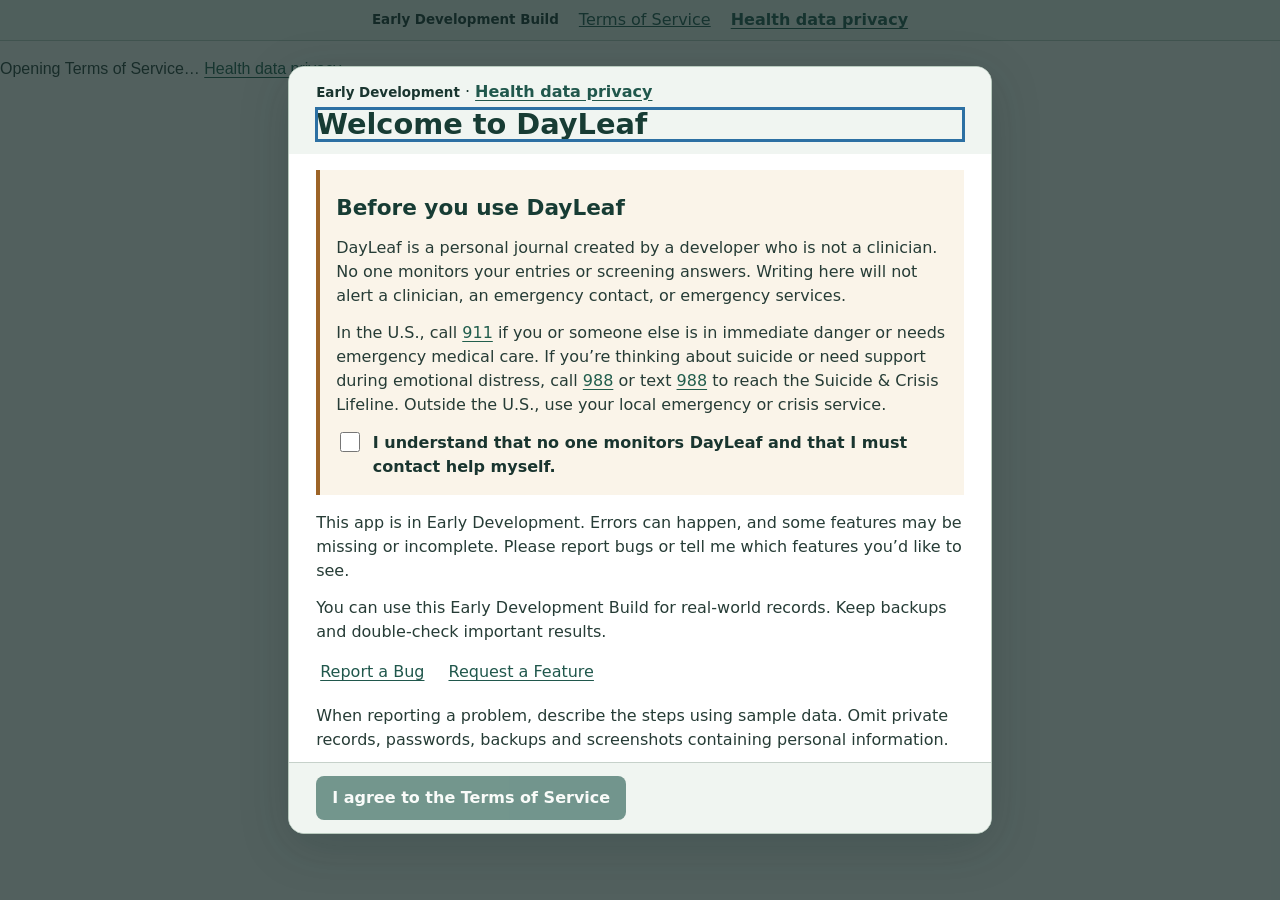
<file: index.html>
<!doctype html>
<html lang="en"><head><meta charset="utf-8"><meta name="viewport" content="width=device-width, initial-scale=1, viewport-fit=cover"><meta name="theme-color" content="#f6f8f4"><meta name="apple-mobile-web-app-capable" content="yes"><meta name="apple-mobile-web-app-title" content="Dayleaf"><meta name="referrer" content="no-referrer"><meta http-equiv="Content-Security-Policy" content="default-src 'self'; script-src 'self'; style-src 'self' 'unsafe-inline'; font-src 'self'; img-src 'self' data: blob:; connect-src 'self'; object-src 'self' blob:; frame-src 'self' blob:; base-uri 'none'; form-action 'none'">
<title>Dayleaf · Personal journal</title><link rel="manifest" href="./manifest.webmanifest"><link rel="icon" href="./assets/icon-192.png"><link rel="apple-touch-icon" href="./assets/touch.png">
<link rel="stylesheet" href="./style.css"><link rel="stylesheet" href="./daily.css"><link rel="stylesheet" href="./assess.css"><link rel="stylesheet" href="./review.css">
<link rel="stylesheet" href="./terms.css"><script type="module" src="./terms-entry.mjs"></script>
</head><body class="vault-locked">
<p id="terms-loading">Opening Terms of Service… <a class="privacy-link" href="./privacy.html" target="_blank" rel="noopener noreferrer">Health data privacy</a></p><noscript>Enable JavaScript to open this app.</noscript>
<template id="application-template" data-entry="./app.js"><a class="skip" href="#content">Skip to journal</a>
<main id="vault"><div class="vault-wrap"><h1>Dayleaf</h1><p>Opening your vault…</p><p>For first-time setup, open the app’s HTTPS address in Safari on iPhone or Chrome on Android.</p></div></main>
<div id="privacy-cover" aria-hidden="true">Dayleaf</div>
<aside id="rail" aria-label="Journal navigation"></aside>
<div id="layout"><header id="top"><div id="breadcrumb"></div><div class="row vault-actions"><button class="btn safety-button" data-safety></button><button class="btn safety-button" data-lock-now>Lock now</button></div></header>
<main id="main"><div id="failure" class="notice warning" role="alert" hidden></div><div id="page-head"></div><div id="metrics"></div>
<div id="content" tabindex="-1" spellcheck="false" autocorrect="off"></div>
<footer id="foot"></footer></main></div>
<nav id="mobile-nav" aria-label="Quick navigation"></nav>
<dialog id="dialog"><div id="dialog-body"></div></dialog><div id="toast" role="status"></div><noscript>Dayleaf needs JavaScript to save entries on this device.</noscript>
</template>
</body></html>
</file>
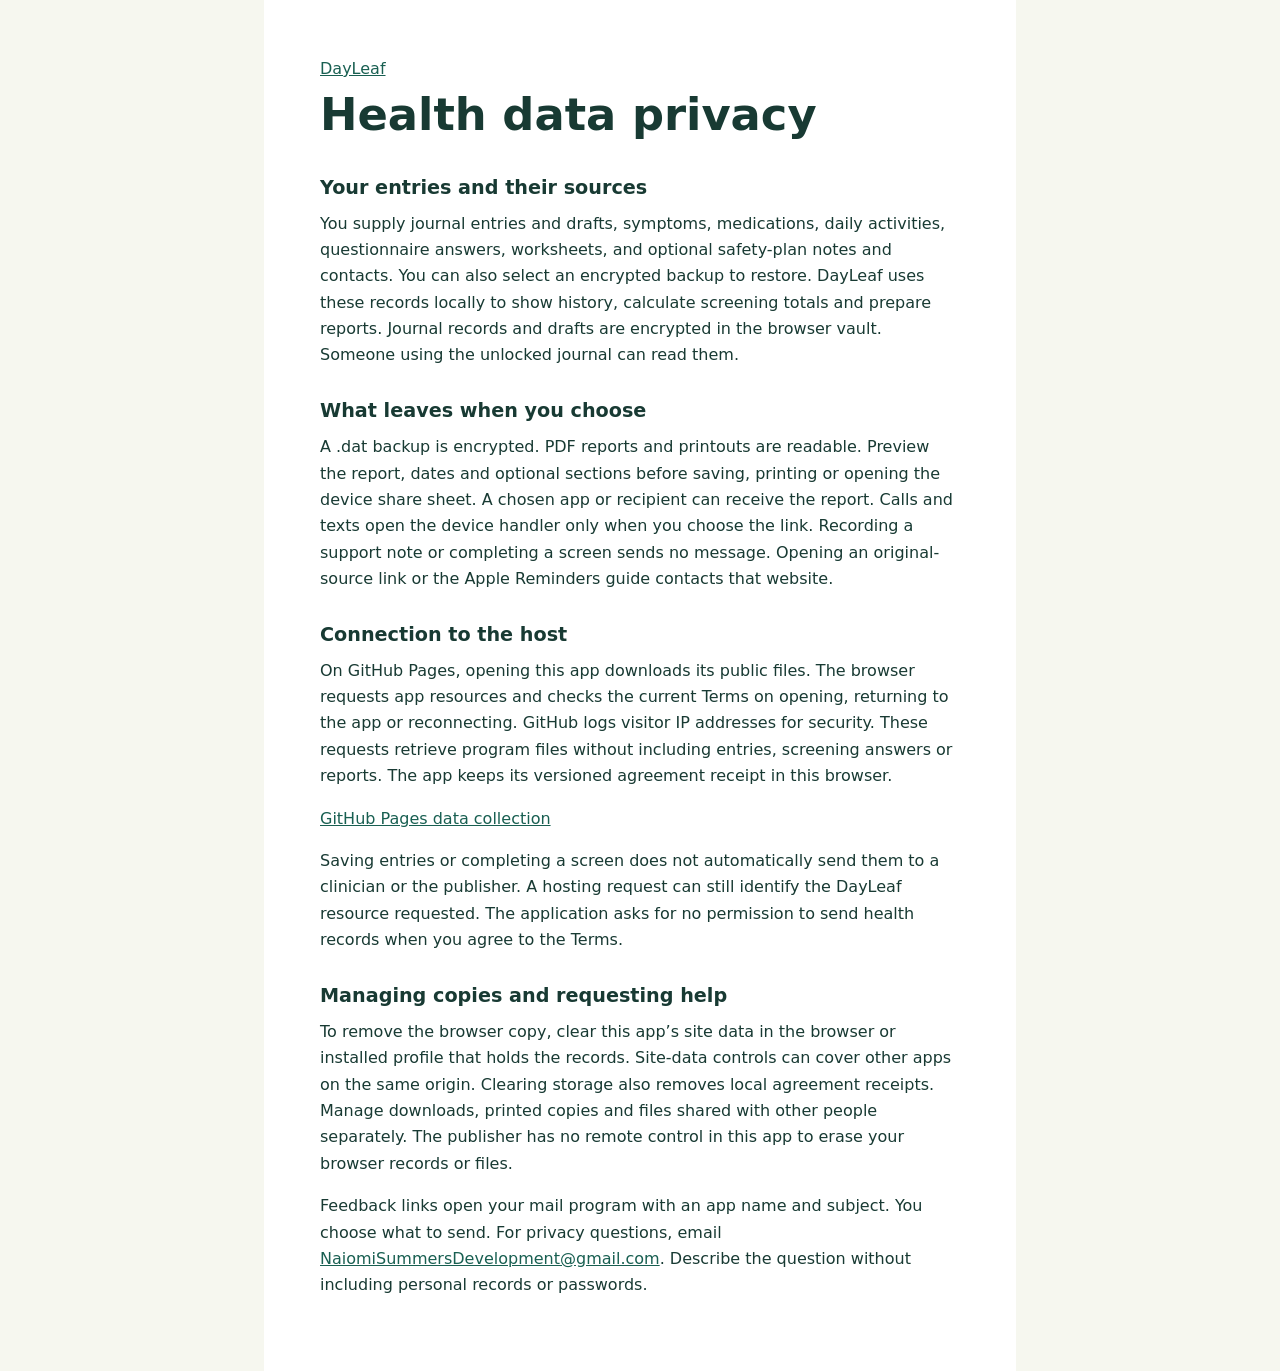
<file: privacy.html>
<!doctype html>
<html lang="en"><head><meta charset="utf-8"><meta name="viewport" content="width=device-width,initial-scale=1">
<meta name="referrer" content="no-referrer"><meta http-equiv="Content-Security-Policy" content="default-src 'none'; style-src 'self'; img-src 'self'; base-uri 'none'; form-action 'none'">
<link rel="icon" href="./assets/icon-192.png"><link rel="stylesheet" href="privacy.css"><title>DayLeaf · Health data privacy</title></head>
<body><main><a href="./">DayLeaf</a><h1>Health data privacy</h1>
<h2>Your entries and their sources</h2><p>You supply journal entries and drafts, symptoms, medications, daily activities, questionnaire answers, worksheets, and optional safety-plan notes and contacts. You can also select an encrypted backup to restore. DayLeaf uses these records locally to show history, calculate screening totals and prepare reports. Journal records and drafts are encrypted in the browser vault. Someone using the unlocked journal can read them.</p>
<h2>What leaves when you choose</h2><p>A .dat backup is encrypted. PDF reports and printouts are readable. Preview the report, dates and optional sections before saving, printing or opening the device share sheet. A chosen app or recipient can receive the report. Calls and texts open the device handler only when you choose the link. Recording a support note or completing a screen sends no message. Opening an original-source link or the Apple Reminders guide contacts that website.</p>
<h2>Connection to the host</h2><p>On GitHub Pages, opening this app downloads its public files. The browser requests app resources and checks the current Terms on opening, returning to the app or reconnecting. GitHub logs visitor IP addresses for security. These requests retrieve program files without including entries, screening answers or reports. The app keeps its versioned agreement receipt in this browser.</p><p><a href="https://docs.github.com/en/pages/getting-started-with-github-pages/what-is-github-pages#data-collection" rel="noreferrer">GitHub Pages data collection</a></p><p>Saving entries or completing a screen does not automatically send them to a clinician or the publisher. A hosting request can still identify the DayLeaf resource requested. The application asks for no permission to send health records when you agree to the Terms.</p>
<h2>Managing copies and requesting help</h2><p>To remove the browser copy, clear this app’s site data in the browser or installed profile that holds the records. Site-data controls can cover other apps on the same origin. Clearing storage also removes local agreement receipts. Manage downloads, printed copies and files shared with other people separately. The publisher has no remote control in this app to erase your browser records or files.</p>
<p>Feedback links open your mail program with an app name and subject. You choose what to send. For privacy questions, email <a href="mailto:NaiomiSummersDevelopment@gmail.com">NaiomiSummersDevelopment@gmail.com</a>. Describe the question without including personal records or passwords.</p></main></body></html>
</file>
<file: style.css>
:root {
  color-scheme:light;
  --ink:#203a33;
  --text:#283d37;
  --muted:#5c6c65;
  --green:#225e4d;
  --line:#d9e1d8;
  --bg:#f6f8f4;
  --rail:230px;
  --radius:16px;
  font-family:Inter,-apple-system,BlinkMacSystemFont,"Segoe UI",Arial,sans-serif;
  color:var(--text);
  background:var(--bg);
  font-size:16px;
  font-synthesis:none;
}

/* The shell stays hidden from first paint until an authenticated unlock. */
#vault, #privacy-cover { display: none; }
.vault-locked #vault { display: block; padding: max(28px, 7vh) 16px 32px; }
.vault-locked :is(#layout, #rail, #mobile-nav, #toast, .skip) { display: none !important; }
.vault-wrap { width: min(100%, 440px); margin: 0 auto; }
.vault-wrap .vault-brand { justify-content: center; padding: 0 0 24px; }
.vault-wrap .vault-card { overflow: hidden; padding: 0; }
.vault-landscape { height: 82px; background: #e5eee1 url('./assets/hills.webp') right 55% / cover no-repeat; }
.vault-inner { padding: 24px; }
.vault-inner h1 { margin: 0 0 10px; font-size: 1.75rem; letter-spacing: -.045em; }
.vault-inner p { margin: 0 0 18px; }
.vault-inner .vault-message { margin: 0; color: #70482d; }
.vault-message:empty { display: none; }
.vault-inner .vault-move-note { margin: 16px 0 0; font-size: .86rem; }
.vault-offline { display: flex; align-items: center; justify-content: center; gap: 9px; margin: 18px 0; color: var(--muted); font-size: .86rem; }
@media screen {
  .privacy-covered > :not(#privacy-cover) { visibility: hidden !important; }
  .privacy-covered dialog { visibility: hidden !important; }
  .privacy-covered #privacy-cover { display: grid; position: fixed; inset: 0; place-items: center; z-index: 1000; background: var(--bg); color: var(--green); font-size: 1.5rem; font-weight: 640; }
}
@media (max-width: 440px) {
  #top .vault-actions { flex-wrap: nowrap; gap: 5px; }
  .vault-actions .safety-button { padding-inline: 8px; }
  .vault-inner { padding: 20px; }
}
@media print {
  #privacy-cover, #vault { display: none !important; }
}

* {
  box-sizing:border-box;
}

body {
  margin:0;
}

button,input,select,textarea {
  font:inherit;
  color:inherit;
}

button,a,summary {
  touch-action:manipulation;
}

button,summary,select {
  cursor:pointer;
}

button {
  border:0;
}

a {
  color:var(--green);
  text-underline-offset:3px;
}

h1,h2,h3,h4,p {
  overflow-wrap:break-word;
}

h1,h2,h3,h4 {
  line-height:1.2;
  color:var(--ink);
}

h2 {
  font-size:1.36rem;
  letter-spacing:-.035em;
  margin:0 0 10px;
}

h3 {
  font-size:1.08rem;
  letter-spacing:-.02em;
}

p {
  line-height:1.5;
}

button:focus-visible,a:focus-visible,summary:focus-visible,input:focus-visible,textarea:focus-visible,select:focus-visible {
  outline:3px solid #82712b;
  outline-offset:3px;
}

button:disabled {
  cursor:default;
  opacity:.55;
}

[hidden] {
  display:none!important;
}

.icon {
  flex:none;
  vertical-align:middle;
}

.skip {
  position:fixed;
  z-index:100;
  left:10px;
  top:-100px;
  background:white;
  padding:14px;
}

.skip:focus {
  top:10px;
}

#rail {
  position:fixed;
  inset:0 auto 0 0;
  width:var(--rail);
  display:flex;
  flex-direction:column;
  padding:29px 17px 20px;
  background:#fcfdfb;
  border-right:1px solid var(--line);
  z-index:5;
  overflow-y:auto;
}

.brand {
  display:flex;
  align-items:center;
  gap:12px;
  padding:0 10px 31px;
}

.brand strong {
  display:block;
  font-size:1.68rem;
  letter-spacing:-.055em;
  line-height:1.18;
  color:#23493c;
  font-weight:720;
}

.brand small {
  font-size:.78rem;
  color:var(--muted);
}

.nav-group {
  display:block;
  padding:15px 13px 9px;
  font-size:.66rem;
  letter-spacing:.13em;
  font-weight:750;
  color:#68796f;
  text-transform:uppercase;
}

.nav-list {
  display:grid;
  gap:5px;
}

.nav-list + .nav-group {
  margin-top:17px;
}

.nav-link {
  display:flex;
  align-items:center;
  gap:13px;
  width:100%;
  min-height:46px;
  padding:11px 15px;
  background:transparent;
  text-decoration:none;
  color:#45574d;
  text-align:left;
  border-radius:10px;
  font-weight:550;
  font-size:.93rem;
}

.nav-link:hover,.safety-button:hover {
  background:#eef3eb;
}

.nav-link.active {
  background:#dfecdf;
  color:#1a503c;
  font-weight:700;
}

.nav-link.active .icon {
  stroke-width:2;
}

.rail-bottom {
  margin-top:auto;
  padding-top:35px;
}

.offline-box {
  margin:17px 4px 0;
  padding:15px 11px 0;
  border-top:1px solid var(--line);
  display:flex;
  align-items:center;
  gap:9px;
  font-size:.82rem;
  color:var(--muted);
}

.status-dot {
  width:8px;
  height:8px;
  border-radius:50%;
  background:#aaa278;
  flex:none;
}

.status-dot.ready {
  background:#4c8267;
}

#layout {
  margin-left:var(--rail);
}

#top {
  height:66px;
  border-bottom:1px solid var(--line);
  background:#fcfdfb;
  display:flex;
  align-items:center;
  justify-content:space-between;
  padding:0 clamp(22px,3.6vw,64px);
  gap:10px;
}

#breadcrumb,.crumb,.mobile-brand {
  display:flex;
  align-items:center;
  gap:10px;
}

.crumb {
  font-size:.87rem;
  color:var(--muted);
}

.crumb strong {
  color:#2c4438;
  font-weight:620;
}

.crumb .divider {
  color:#849389;
}

.mobile-brand {
  display:none;
}

.safety-button {
  background:#f6f9f3;
  color:#315746;
  border:1px solid #d7e1d5!important;
  font-size:.85rem!important;
  min-height:39px!important;
}

#main {
  max-width:1540px;
  margin:0 auto;
  padding:26px clamp(22px,3.6vw,64px) 20px;
}

#content {
  min-width:0;
  outline:none;
}

#content>* {
  min-width:0;
}

.hero {
  background-color:#e1ecdd;
  background-image:url("./assets/hills.webp");
  background-size:auto 135%;
  background-position:right 46%;
  background-repeat:no-repeat;
  position:relative;
  isolation:isolate;
  overflow:hidden;
  display:flex;
  flex-direction:column;
  align-items:flex-start;
  justify-content:center;
  min-height:180px;
  padding:22px 32px;
  border-radius:18px;
  border:1px solid #d4dece;
}

.hero:before {
  content:"";
  position:absolute;
  z-index:-1;
  inset:0;
  background:linear-gradient(90deg,#e5eee1 0%,rgba(229,238,225,.92) 25%,rgba(229,238,225,0) 58%);
}

.hero h1,.screen-heading h1 {
  font-size:clamp(2rem,3.4vw,3.3rem);
  letter-spacing:-.063em;
  line-height:1.07;
  font-weight:660;
  margin:11px 0 7px;
  color:#1b4436;
}

.hero p {
  margin:0;
  max-width:62%;
  color:#3e584a;
  font-size:.98rem;
}

.hero-date {
  display:flex;
  align-items:center;
  gap:8px;
  font-weight:680;
  font-size:.72rem;
  letter-spacing:.095em;
  text-transform:uppercase;
  color:#395c47;
  background:transparent;
  min-height:32px;
  padding:0;
  text-align:left;
}

.hero-date svg:last-child {
  width:10px;
  transform:rotate(90deg);
}

#metrics:not(:empty) {
  display:grid;
  grid-template-columns:repeat(3,minmax(0,1fr));
  gap:14px;
  margin:17px 0 23px;
}

.metric {
  background:white;
  border:1px solid var(--line);
  border-radius:13px;
  padding:16px 17px;
  display:flex;
  align-items:center;
  gap:13px;
  text-align:left;
  min-height:82px;
  min-width:0;
}

.metric.button:hover {
  border-color:#a8bcac;
}

.tile-icon {
  display:grid;
  place-items:center;
  width:42px;
  height:42px;
  border-radius:12px;
  flex:none;
  background:#e8f1e5;
  color:#447452;
}

.tile-icon.ochre {
  background:#fbf1d8;
  color:#8a6d2c;
}

.tile-icon.mauve {
  background:#efecf6;
  color:#726382;
}

.metric .label {
  display:block;
  font-size:.79rem;
  color:var(--muted);
  margin-bottom:4px;
}

.metric b {
  font-size:1.04rem;
  line-height:1.2;
  letter-spacing:-.026em;
  color:#294639;
}

.metric>.icon {
  margin-left:auto;
  color:#7a8a7d;
}

.screen-heading {
  padding:7px 0 21px;
}

.screen-heading h1 {
  font-size:2.45rem;
  margin:0 0 8px;
}

.screen-heading p {
  margin:0;
  color:var(--muted);
}

.screen-heading .hero-date {
  margin-bottom:6px;
}

.card {
  padding:23px 25px;
  border:1px solid var(--line);
  border-radius:var(--radius);
  background:white;
}

.card+.card {
  margin-top:17px;
}

.muted {
  color:var(--muted);
}

.card-head {
  display:flex;
  align-items:flex-start;
  gap:14px;
  justify-content:space-between;
}

.eyebrow {
  font-weight:700;
  font-size:.73rem;
  letter-spacing:.09em;
  color:var(--muted);
  text-transform:uppercase;
}

.btn {
  font-weight:620;
  font-size:.93rem;
  display:inline-flex;
  justify-content:center;
  align-items:center;
  gap:9px;
  min-height:44px;
  padding:9px 15px;
  border:1px solid var(--line);
  border-radius:9px;
  text-decoration:none;
  background:white;
  color:#2c5544;
}

.btn.primary {
  background:#285f4d;
  color:white;
  border-color:#285f4d;
}

.btn.secondary {
  background:#f8faf6;
}

.btn:hover {
  filter:brightness(.975);
}

.field {
  display:grid;
  gap:7px;
  min-width:0;
  align-content:start;
}

.field>span,.field>label {
  font-weight:580;
  font-size:.9rem;
}

input:not([type=checkbox]):not([type=radio]),select,textarea {
  border:1px solid #bdcbbf;
  border-radius:8px;
  padding:10px 12px;
  min-height:45px;
  max-width:100%;
  background-color:#fff;
}

select {
  appearance:none;
  padding-right:34px;
  background-image:url("data:image/svg+xml,%3Csvg xmlns='http://www.w3.org/2000/svg' width='12' height='7'%3E%3Cpath d='m1 1 5 5 5-5' fill='none' stroke='%2344594d' stroke-width='1.6'/%3E%3C/svg%3E");
  background-repeat:no-repeat;
  background-position:right 12px center;
}

textarea {
  resize:vertical;
  min-height:85px;
  line-height:1.45;
}

.grid-2 {
  display:grid;
  grid-template-columns:repeat(2,minmax(0,1fr));
  gap:16px;
}

.row {
  display:flex;
  align-items:center;
  gap:10px;
  flex-wrap:wrap;
}

.stack {
  display:grid;
  gap:15px;
}

.section-title {
  font-size:1.15rem;
}

.pill {
  display:inline-flex;
  align-items:center;
  padding:4px 9px;
  background:#eaf2e9;
  border-radius:20px;
  font-size:.8rem;
  color:#416854;
}

.notice {
  padding:12px 15px;
  line-height:1.5;
  border:1px solid #dce6d9;
  border-radius:10px;
  background:#f2f7ee;
}

.notice.warning {
  background:#fff4dc;
  border-color:#e9cf9c;
  color:#694e26;
}

#failure {
  margin-bottom:14px;
}

#foot {
  display:flex;
  align-items:center;
  justify-content:center;
  gap:7px;
  font-size:.77rem;
  color:#617268;
  margin:26px 0 8px;
  text-align:center;
}

dialog {
  border:1px solid var(--line);
  border-radius:18px;
  padding:23px;
  width:min(510px,calc(100% - 30px));
  max-height:85dvh;
  box-shadow:0 18px 80px #17332830;
  color:var(--text);
}

dialog::backdrop {
  background:#1a332f66;
}

.dialog-header {
  display:flex;
  align-items:center;
  justify-content:space-between;
  gap:8px;
  margin-bottom:10px;
}

.dialog-header h2 {
  margin:0;
}

.icon-btn {
  display:grid;
  place-items:center;
  width:42px;
  height:42px;
  background:#f0f5ee;
  border-radius:50%;
}

.lines {
  white-space:pre-wrap;
  overflow-wrap:anywhere;
}

.support-contact {
  display:flex;
  align-items:center;
  gap:12px;
  padding:10px 0;
}

.settings-grid .card {
  margin:0;
}

.settings-grid {
  display:grid;
  gap:17px;
}

.settings-grid .card>p {
  margin:5px 0 18px;
}

.backup-form {
  margin-top:15px;
}

.backup-form summary {
  font-weight:620;
  padding:14px 0;
  min-height:46px;
}

.backup-form~.backup-form {
  border-top:1px solid var(--line);
}

#toast {
  position:fixed;
  bottom:20px;
  left:calc(50% + var(--rail)/2);
  transform:translateX(-50%);
  z-index:8;
  max-width:min(600px,90%);
  background:#204e3e;
  color:white;
  border-radius:10px;
  font-size:.89rem;
  line-height:1.35;
  padding:12px 18px;
  box-shadow:0 2px 14px #16392b25;
}

#toast:empty {
  display:none;
}

#mobile-nav {
  display:none;
}

.settings-grid input[type=file] {
  width:100%;
  font-size:.9rem;
}

.backup-result:empty {
  display:none;
}

@media(min-width:1600px) {
  .hero {
    min-height:210px;
  }
}

@media(max-width:1050px) {
  :root {
    --rail:203px;
  }
  #rail {
    padding-left:12px;
    padding-right:12px;
  }
  .metric {
    gap:10px;
    padding:13px 12px;
  }
  .tile-icon {
    width:36px;
    height:36px;
  }
  .metric>.icon {
    display:none;
  }
}

@media(max-width:790px) {
  :root {
    --rail:0px;
  }
  #rail {
    display:none;
  }
  #top {
    height:59px;
    padding:0 17px;
  }
  .crumb {
    display:none;
  }
  .mobile-brand {
    display:flex;
    font-weight:720;
    letter-spacing:-.045em;
    font-size:1.33rem;
  }
  .mobile-brand svg {
    width:30px;
    height:30px;
  }
  #main {
    padding:17px 16px calc(88px + env(safe-area-inset-bottom));
  }
  .hero {
    min-height:165px;
    padding:20px 22px;
    background-size:auto 112%;
  }
  .hero p {
    max-width:70%;
  }
  .hero:before {
    background:linear-gradient(90deg,#e5eee1 0%,rgba(229,238,225,.93) 30%,rgba(229,238,225,0) 80%);
  }
  .hero h1 {
    font-size:2.2rem;
  }
  .card {
    padding:18px;
  }
  .metric {
    min-height:72px;
  }
  .screen-heading h1 {
    font-size:2.1rem;
  }
  #mobile-nav {
    display:flex;
    position:fixed;
    z-index:4;
    bottom:0;
    left:0;
    right:0;
    background:#fcfdfb;
    border-top:1px solid var(--line);
    padding:5px 6px calc(5px + env(safe-area-inset-bottom));
    justify-content:space-around;
  }
  .mobile-tab {
    background:transparent;
    min-width:50px;
    min-height:50px;
    flex:1;
    display:flex;
    flex-direction:column;
    gap:4px;
    align-items:center;
    justify-content:center;
    color:#5b695e;
    font-size:.72rem;
    font-weight:550;
    border-radius:8px;
  }
  .mobile-tab.active {
    color:#1b573f;
    background:#eaf2e8;
  }
  .safety-button {
    min-height:40px!important;
  }
  #toast {
    bottom:calc(77px + env(safe-area-inset-bottom));
    width:max-content;
  }
  .grid-2 {
    grid-template-columns:1fr;
  }
}

@media(max-width:560px) {
  #metrics:not(:empty) {
    gap:7px;
    margin:11px 0 15px;
  }
  .metric {
    align-items:flex-start;
    min-height:79px;
    display:grid;
    grid-template-columns:1fr;
    align-content:start;
    gap:5px;
    padding:10px 9px;
    border-radius:11px;
  }
  .tile-icon {
    width:24px;
    height:24px;
    border-radius:7px;
  }
  .tile-icon svg {
    width:16px;
    height:16px;
  }
  .metric .label {
    font-size:.72rem;
    margin:0;
  }
  .metric b {
    font-size:.89rem;
  }
  .hero {
    min-height:143px;
    padding:16px 18px;
  }
  .hero p {
    max-width:75%;
    font-size:.87rem;
  }
  .hero h1 {
    margin:4px 0 7px;
    font-size:2rem;
  }
  .hero-date {
    font-size:.66rem;
  }
  .hero-date .icon {
    width:14px;
  }
  .daily-ratings .card-head p {
    font-size:.9rem;
  }
}

@media print {
  @page {
    size:auto;
    margin:15mm;
  }
  body,html,#main,#layout,#content {
    margin:0!important;
    padding:0!important;
    background:white!important;
    color:#111;
  }
  #rail,#top,#page-head,#metrics,#mobile-nav,#foot,#toast,dialog,.skip,#failure {
    display:none!important;
  }
  body:has(#print-report) #content *:not(#print-report):not(#print-report *):not(:has(#print-report)) {
    display:none!important;
  }
  #content :has(#print-report) {
    display:block!important;
    margin:0!important;
    padding:0!important;
    border:0!important;
    box-shadow:none!important;
  }
  #print-report {
    display:block!important;
    overflow:visible!important;
    box-shadow:none!important;
    margin:0!important;
    padding:0!important;
    border:none!important;
    color:#111;
  }
  #print-report h2,#print-report h3,#print-report h4 {
    break-after:avoid;
  }
  #print-report p,#print-report li {
    orphans:3;
    widows:3;
  }
  #print-report tr {
    break-inside:avoid;
  }
  #print-report table {
    width:100%;
  }
}
</file>
<file: daily.css>
.daily-editor, .medications-view { min-width: 0; }
.daily-editor .card-head, .medications-view .card-head {
  display: flex; align-items: flex-start; justify-content: space-between; gap: 16px;
}
.daily-editor h2, .medications-view h2, .daily-editor h3, .medications-view h3 { margin: 0; }
.daily-ratings .card-head p, .med-schedule .card-head p { margin: 5px 0 0; }
.daily-editor .rating-glyph, .daily-section-icon {
  display: inline-grid; place-items: center; flex-shrink: 0;
  width: 40px; height: 40px; border-radius: 12px; color: #426955; background: #edf3e9;
}
.daily-ratings { overflow: hidden; container-type: inline-size; }
.daily-ratings .card-head { margin-bottom: 19px; }
.daily-scale { min-width: 0; padding: 0; margin: 0; border: 0; }
.daily-scale + .daily-scale { margin-top: 20px; }
.daily-scale legend { padding: 0; margin-bottom: 9px; font-size: .95rem; font-weight: 650; }
.score-choices { display: grid; grid-template-columns: repeat(10,minmax(0,1fr)); gap: 7px; }
.daily-editor .score-choice {
  min-width: 0; min-height: 46px; padding: 0; border: 1px solid #cbd7cb; border-radius: 9px;
  background: #f8faf6; color: #314b41; font: inherit; font-weight: 600;
  font-variant-numeric: tabular-nums; cursor: pointer; touch-action: manipulation;
}
.daily-editor .score-choice[aria-pressed="true"] { color: white; border-color: #305844; background: #305844; box-shadow: inset 0 0 0 1px #305844; }
@media (hover: hover) {
  .daily-editor .score-choice:hover { border-color: #50795d; }
  .daily-section > summary:hover { background: #f7faf5; }
}
.scale-captions { display: flex; justify-content: space-between; gap: 8px; margin-top: 6px; font-size: .75rem; color: #58665c; }
.daily-sections-heading, .daily-subhead, .daily-save, .dose-line { display: flex; gap: 12px; align-items: center; justify-content: space-between; }
.daily-sections-heading { margin: 25px 0 12px; }
.daily-sections-heading > .muted { font-size: .8rem; }
.daily-sections {
  background: white; border: 1px solid #d9e1d5; border-radius: 16px; overflow: clip;
}
.daily-section + .daily-section { border-top: 1px solid #e2e8e0; }
.daily-section > summary {
  list-style: none; display: flex; align-items: center; gap: 13px; min-height: 72px;
  padding: 15px 21px; cursor: pointer;
}
.daily-section > summary::-webkit-details-marker { display: none; }
.daily-section:nth-child(3n + 1) .daily-section-icon { background: #edf0f6; color: #596381; }
.daily-section:nth-child(3n) .daily-section-icon { background: #f8f1e3; color: #8b7044; }
.daily-section-heading, .dose-line > div, .med-plan > div { display: grid; gap: 3px; min-width: 0; }
.daily-section-heading strong, .daily-save strong, .dose-line strong, .med-plan strong { font-weight: 650; }
.daily-section-heading small, .daily-save small, .dose-line small, .med-plan small, .med-history small {
  display: block; font-size: .82rem; color: #58665c; overflow-wrap: anywhere;
}
.daily-chevron { margin: 0 4px 4px auto; flex-shrink: 0; width: 8px; height: 8px; border: solid #6b7d70; border-width: 0 1.6px 1.6px 0; transform: rotate(45deg); }
.daily-section[open] .daily-chevron { transform: rotate(225deg); margin-top: 5px; }
.daily-section-content { display: grid; gap: 16px; padding: 0 23px 23px; }
.daily-section-content > .muted { margin: 0; }
.daily-section-content [hidden], .daily-editor [hidden] { display: none !important; }
.daily-editor input, .daily-editor select, .daily-editor textarea, .medications-view input, .medications-view select, .medications-view textarea {
  min-width: 0; max-width: 100%; box-sizing: border-box;
}
.daily-editor .field, .medications-view .field { min-width: 0; }
.daily-editor .field > :is(input,select,textarea), .medications-view .field > :is(input,select,textarea) { width: 100%; min-height: 44px; }
.daily-editor .grid-2, .medications-view .grid-2 { display: grid; grid-template-columns: repeat(2,minmax(0,1fr)); gap: 14px; }
.daily-editor [data-bed-summary]:empty { display: none; }
.bed-calculation { display: flex; align-items: center; justify-content: space-between; flex-wrap: wrap; gap: 4px 12px; padding: 2px 12px; background: #f1f6ed; border-radius: 8px; }
.daily-link {
  color: #315e46; font: inherit; font-size: .88rem; font-weight: 600;
  padding: 8px 2px; min-height: 44px; background: transparent; border: none; text-decoration: underline;
  text-underline-offset: 3px; cursor: pointer; text-align: left;
}
.activity-list, .substance-row { display: grid; gap: 14px; }
.activity-item, .dose-row, .prn-row { border: 1px solid #dfe5dc; border-radius: 10px; padding: 14px; min-width: 0; }
.daily-subdetails > summary { cursor: pointer; padding: 10px 0; min-height: 44px; color: #45614f; font-size: .87rem; }
.daily-subdetails > .grid-2 { margin-top: 5px; }
.dose-row + .dose-row, .prn-row + .prn-row { margin-top: 12px; }
.dose-line > .field { min-width: 140px; }
.dose-line strong, .med-plan strong, .med-history strong { overflow-wrap: anywhere; }
.prn-row legend, .med-weekdays legend { padding: 0 3px; font-weight: 600; }
.daily-section-content > [data-add-prn], .daily-section-content > [data-add-doses] { justify-self: start; }
.daily-section-content > [data-prns]:empty { display: none; }
.daily-save {
  margin-top: 18px; padding: 16px 20px; border-radius: 14px; border: 1px solid #d8e2d5; background: #f0f5ec;
}
.daily-save small { margin-top: 4px; }
.daily-editor [data-cssrs-host]:not(:empty) { margin-top: 18px; }
.daily-warning, .med-form-error { color: #844523; font-size: .9rem; }
.med-form-error:empty { display: none; }
.med-plan { display: flex; align-items: center; gap: 12px; padding: 17px 0; border-top: 1px solid #e2e8de; }
.med-plan .btn { margin-left: auto; }
.med-plan:last-child { padding-bottom: 0; }
.med-plan .daily-section-icon { background: #f8f1e3; color: #8b7044; }
.med-empty { padding: 14px; border-radius: 10px; background: #f5f7f2; color: #59675c; font-size: .93rem; }
.med-form { margin-top: 16px; border-top: 1px solid #dde6d9; padding-top: 18px; }
.med-weekdays { min-width: 0; padding: 0; margin: 0; border: none; }
.med-weekdays legend { padding: 0; font-size: .92rem; }
.med-weekdays > div { display: flex; flex-wrap: wrap; gap: 8px; margin-top: 8px; }
.med-weekdays label { display: flex; gap: 6px; align-items: center; min-height: 44px; padding: 4px 10px; border: 1px solid #dce4d7; background: #fafbf8; border-radius: 9px; font-size: .88rem; }
.med-weekdays input { width: 17px; height: 17px; accent-color: #365b43; }
.med-history { margin: 0; padding: 0; list-style: none; }
.med-history li { display: flex; flex-wrap: wrap; align-items: center; gap: 5px 18px; padding: 14px 0; border-top: 1px solid #e2e8de; }
.med-history-date { color: #58665c; font-size: .86rem; }
.med-history small { margin-top: 4px; }
.med-history p { margin: 4px 0; white-space: pre-wrap; overflow-wrap: anywhere; }
.med-history .daily-link { margin-left: auto; }
.reminder-steps { margin: 0; padding-left: 1.3em; }
.reminder-steps li + li { margin-top: 8px; }
@media (max-width: 770px) {
  .score-choices { grid-template-columns: repeat(5,minmax(0,1fr)); }
}
@container (max-width: 525px) {
  .score-choices { grid-template-columns: repeat(5,minmax(0,1fr)); }
}
@media (max-width: 620px) {
  .daily-section-content { padding: 0 14px 18px; }
  .daily-section > summary { padding: 13px 15px; }
  .daily-subhead, .daily-save, .medications-view .card-head { flex-wrap: wrap; }
  .daily-editor .grid-2, .medications-view .grid-2 { grid-template-columns: minmax(0,1fr); }
  .daily-save .btn { width: 100%; }
  .dose-line, .med-plan { flex-wrap: wrap; }
  .medications-view .med-plan .btn { margin-left: 0; }
  .med-history li { align-items: flex-start; flex-direction: column; }
  .med-history .daily-link { margin-left: 0; }
  .daily-editor input, .daily-editor select, .daily-editor textarea, .medications-view input, .medications-view select, .medications-view textarea { font-size: 16px; }
}
</file>
<file: assess.css>
.assess-weekly, .assess-cssrs { min-width: 0; }
.assess-weekly [hidden], .assess-cssrs [hidden] { display: none !important; }
.assess-summary {
  display: flex;
  align-items: center;
  justify-content: space-between;
  flex-wrap: wrap;
  gap: .8rem;
  cursor: pointer;
  min-height: 54px;
}
.assess-summary::-webkit-details-marker { display: none; }
.assess-summary strong, .assess-summary .eyebrow { display: block; }
.assess-summary strong { font-size: 1.2rem; line-height: 1.35; }
.assess-summary .eyebrow { margin-bottom: .2rem; }
.assess-summary::after { content: "⌄"; font-size: 1.3rem; }
.assess-summary .pill { margin-left: auto; }
.assess-panel[open] .assess-summary::after { transform: rotate(180deg); }
.assess-body { margin-top: 1rem; }
.assess-item {
  display: grid;
  align-items: center;
  grid-template-columns: minmax(0, 1fr) minmax(10rem, 35%);
  gap: .45rem 1rem;
  padding: .9rem 0;
  border-top: 1px solid #d8e1dc;
}
.assess-item span { line-height: 1.5; }
.assess-item select { margin: 0; width: 100%; }
.assess-item small { grid-column: 1 / -1; }
.assess-source { font-size: .8rem; line-height: 1.5; }
.assess-cssrs p, .assess-cssrs h3, .assess-cssrs h4, .assess-support p { margin: .4rem 0; }
.assess-svg-source { position: absolute; }
.assess-original summary { cursor: pointer; padding-block: .7rem; min-height: 44px; font-weight: 650; }
.assess-page-image { width: 100%; max-width: 720px; height: auto; border: 1px solid #d8e1dc; }
.assess-answers { display: grid; gap: 1rem; margin-top: .6rem; }
.assess-question { min-width: 0; padding: 1rem; border: 1px solid #d8e1dc; border-radius: 10px; background: #fff; }
.assess-fragments { display: flex; align-items: flex-start; flex-wrap: wrap; font-size: 1rem; }
.assess-fragments svg { flex-shrink: 0; overflow: hidden; }
.assess-fragments + .assess-sr + .assess-fragments { margin-top: .35rem; }
.assess-response-group { display: flex; align-items: center; flex-wrap: wrap; gap: .55rem; margin-top: .8rem; }
.assess-option { display: inline-flex; min-height: 44px; align-items: center; gap: .5rem; padding: .5rem 1rem; border: 1px solid #acbcb4; border-radius: 8px; cursor: pointer; }
.assess-option:has(:checked) { background: #e3efe7; border-color: #537762; }
.assess-option input[type=radio] { width: 1.05rem; height: 1.05rem; min-height: 0; margin: 0; }
.assess-sr { position: absolute; width: 1px; height: 1px; padding: 0; overflow: hidden; clip-path: inset(50%); white-space: nowrap; }
.assess-flag { display: flex; align-items: center; gap: .65rem; min-height: 44px; cursor: pointer; }
.assess-flag input[type=checkbox] { flex: 0 0 auto; width: 21px; height: 21px; min-height: 0; margin: 0; }
.assess-support { border-left: 3px solid #ab5d41; padding: 1rem; background: #fff5ea; border-radius: 7px; }
.assess-support .btn { margin-top: .3rem; }
.assess-monitor { font-size: .9rem; }
@media (max-width: 600px) {
  .assess-item { grid-template-columns: 1fr; }
  .assess-summary { display: grid; grid-template-columns: 1fr auto; }
  .assess-summary .pill { grid-column: 1; margin-left: 0; justify-self: start; }
  .assess-summary::after { grid-column: 2; grid-row: 1 / 3; }
}
</file>
<file: review.css>
.jr-view, .jr-summary, .jr-report { min-width: 0; }
.jr-view h2, .jr-report h3 { margin: 0 0 .5rem; }
.jr-view .card-head h2, .jr-view .stack > h2 { margin: 0; }
.jr-view p:empty { display: none; }
.jr-back { align-self: flex-start; justify-self: start; }
.jr-sr { position: absolute; width: 1px; height: 1px; padding: 0; margin: -1px; overflow: hidden; clip: rect(0,0,0,0); white-space: nowrap; border: 0; }
.jr-library { display: grid; grid-template-columns: repeat(2,minmax(0,1fr)); gap: 12px; margin-top: 18px; }
.jr-template { color: inherit; background: #fbfcf9; border: 1px solid #dbe1d8; border-radius: 13px; display: flex; gap: 13px; align-items: flex-start; text-align: left; padding: 17px; min-height: 92px; font: inherit; cursor: pointer; }
.jr-template:hover, .jr-entry:hover { background: #f3f6ef; }
.jr-template strong, .jr-entry strong { display: block; font-weight: 650; line-height: 1.4; }
.jr-template small, .jr-entry small { display: block; line-height: 1.45; font-size: .83rem; margin-top: 3px; color: #53685e; }
.jr-template-icon { flex: 0 0 auto; color: #465e49; background: #eaf0e6; width: 37px; height: 37px; border-radius: 11px; display: grid; place-items: center; }
.jr-chevron { margin-left: auto; align-self: center; font-size: 22px; color: #60736a; }
.jr-entry { font: inherit; width: 100%; color: inherit; text-align: left; background: transparent; border: 0; border-bottom: 1px solid #dce2d9; padding: 13px 4px; min-height: 56px; display: flex; gap: 12px; align-items: center; cursor: pointer; }
.jr-entry > span:first-child { flex: 1; overflow-wrap: anywhere; }
.jr-entry:last-child { border-bottom: 0; }
.jr-links { margin: 0; min-width: 0; border: 1px solid #d9dfd5; border-radius: 13px; padding: 14px; }
.jr-links legend, .jr-optional-group legend { font-weight: 650; padding: 0 4px; }
.jr-chain-step { margin: 12px 0; }
.jr-small { font-size: .85rem; margin: 5px 0; }
.jr-empty { margin-bottom: 0; }
.jr-filter { width: auto; max-width: min(50%,230px); }
.jr-filter select { width: 100%; }
.jr-history-date { border-bottom: 1px solid #d6ded2; padding-bottom: 8px; margin: 20px 0 0; font-size: .92rem; color: #536459; }
.jr-history-date:first-child { margin-top: 0; }
.jr-more { margin-top: 1rem; }
.jr-stats { display: grid; grid-template-columns: repeat(4,minmax(0,1fr)); gap: 9px; margin: 14px 0 18px; }
.jr-stat { display: flex; flex-direction: column; gap: 5px; padding: 13px; background: #f4f7f1; border: 1px solid #dbe2d7; border-radius: 10px; }
.jr-stat span { font-size: .85rem; font-weight: 600; }
.jr-stat strong { font-size: 1.32rem; }
.jr-stat small { color: #56665e; font-size: .76rem; }
.jr-disclosure { border-bottom: 1px solid #dce1d8; }
.jr-disclosure > summary { min-height: 48px; padding: 12px 0; cursor: pointer; font-weight: 600; }
.jr-disclosure > div { padding: 0 0 15px; }
.jr-disclosure > div > p:first-child { margin-top: 4px; }
.jr-table-wrap { max-width: 100%; overflow-x: auto; margin: 10px 0; }
.jr-table { border-collapse: collapse; width: 100%; text-align: left; font-size: .875rem; line-height: 1.45; }
.jr-table th, .jr-table td { text-align: left; vertical-align: top; padding: 9px 10px; border-bottom: 1px solid #dce2da; }
.jr-table td { white-space: pre-line; overflow-wrap: anywhere; }
.jr-table thead th { background: #f0f4ed; color: #42594c; font-weight: 650; }
.jr-table tbody th { font-weight: 550; min-width: 6.5rem; }
.jr-detail { display: inline-block; overflow-wrap: anywhere; vertical-align: top; margin-right: 6px; white-space: pre-line; }
.jr-detail b { color: #485d50; font-weight: 600; }
.jr-optional-group { margin: 10px 0 0; border: 1px solid #dbe1d8; border-radius: 9px; padding: 8px 13px; min-width: 0; }
.jr-check { display: flex; align-items: center; gap: 10px; min-height: 44px; cursor: pointer; font-weight: normal; }
.jr-check input { width: 20px; height: 20px; margin: 0; flex-shrink: 0; }
.jr-report { color: #24352c; background: #fff; overflow-wrap: anywhere; }
.jr-report p { margin: 8px 0 13px; white-space: pre-line; }
.jr-report-head { border-bottom: 2px solid #47654f; padding-bottom: 7px; margin-bottom: 15px; }
.jr-report-head span { display: block; font-weight: 600; margin-bottom: 6px; font-size: .86rem; color: #4c6553; }
.jr-report h3 { margin: 23px 0 6px; }
.jr-report h4 { margin: 16px 0 5px; }
.jr-report ul { margin: 9px 0 15px; padding-left: 22px; }
.jr-preserve { white-space: pre-wrap; }
.jr-export-head { flex-wrap: wrap; align-items: center; }
.jr-export-status:empty { display: none; }
@media (max-width: 720px) {
  .jr-stats { grid-template-columns: repeat(2,minmax(0,1fr)); }
  .jr-library { grid-template-columns: minmax(0,1fr); }
  .jr-template { min-height: 64px; padding: 13px; align-items: center; }
  .jr-table th, .jr-table td { padding: 7px; }
}
@media print {
  .jr-controls { display: none !important; }
  #print-report { display: block; padding: 0; border: 0; box-shadow: none; border-radius: 0; font: 10pt/1.4 Arial,sans-serif; color: #17221a; background: white; }
  #print-report .jr-stats { display: grid; grid-template-columns: repeat(4,minmax(0,1fr)); }
  #print-report .jr-stat { break-inside: avoid; padding: 8px; border-radius: 3px; }
  #print-report .jr-stat span, #print-report .jr-stat small { font-size: 8pt; }
  #print-report .jr-report-head { break-inside: avoid; }
  #print-report h2 { font-size: 19pt; }
  #print-report h3 { font-size: 13pt; }
  #print-report h4 { font-size: 11pt; }
  #print-report h3, #print-report h4 { break-after: avoid; }
  #print-report .jr-table-wrap { overflow: visible; }
  #print-report .jr-table { font-size: 8.5pt; }
  #print-report th, #print-report td { min-width: 0; padding: 5px; }
  #print-report tr { break-inside: avoid; }
  #print-report thead { display: table-header-group; }
}
</file>
<file: terms.css>
.terms-bar,.terms-sheet { font: 400 1rem/1.5 system-ui, sans-serif; color: #19352f; }
.terms-bar { position: relative; z-index: 1; display:flex; align-items:center; justify-content:center; flex-wrap:wrap; gap:.25rem 1rem; padding:.25rem .75rem; background:#edf4ee; border-bottom:1px solid #b8cabe; }
.terms-bar span,.terms-title strong { font-weight:700; font-size:.84rem; }
.terms-bar button,.terms-feedback a { background:transparent; color:#20574c; font:inherit; text-decoration:underline; border:none; box-shadow:none; min-height:32px; padding:.15rem .25rem; cursor:pointer; }
dialog.terms-sheet { position:fixed; inset:0; margin:auto; width:min(44rem,calc(100vw - 1.5rem)); max-width:none; height: min(48rem,calc(100dvh - 1.5rem)); max-height:calc(100% - 1rem); padding:0; border:1px solid #b8cabe; border-radius:1rem; background:#fff; box-shadow:0 12px 50px #132a2933; overflow:hidden; }
dialog.terms-sheet:not([open]) { display:none; }
.terms-sheet::backdrop { background:rgba(18,38,36,.72); }
.terms-frame { height:100%; display:grid; grid-template-rows:auto minmax(0,1fr) auto; }
.terms-title,.terms-foot { padding:.8rem clamp(.85rem,4vw,1.7rem); background:#f0f5f1; }
.terms-sheet h1 { color:#173c34; font:650 clamp(1.15rem,4vw,1.8rem)/1.15 system-ui,sans-serif; margin:.25rem 0 0; letter-spacing:normal; }
.terms-scroll { padding:0 clamp(.85rem,4vw,1.7rem) 1rem; overflow:auto; overscroll-behavior:contain; }
.terms-scroll p { color:#263c36; font:inherit; margin:.85em 0; }
.terms-scroll article { border-top:1px solid #bdc9c1; padding-top:.6rem; }
.terms-scroll h2,.terms-scroll h3 { color:#173c34; line-height:1.25; letter-spacing:normal; margin:1.1em 0 .35em; }
.terms-scroll h2 { font-size:1.35rem; } .terms-scroll h3 { font-size:1.05rem; }
.terms-scroll { overflow-wrap:anywhere; }
.terms-feedback { display:flex; gap:1rem; flex-wrap:wrap; }
.terms-foot { border-top:1px solid #c6d1ca; }
.terms-foot button { background:#20574c; color:white; border:0; border-radius:.5rem; padding:.65rem 1rem; font:600 1rem/1.3 system-ui,sans-serif; min-height:44px; cursor:pointer; }
.terms-error { color:#8e2720; margin:0 0 .5rem; } .terms-error:empty { display:none; }
.terms-sheet :focus-visible,.terms-bar :focus-visible { outline:3px solid #2c70a3; outline-offset:-2px; }
@media print { .terms-bar { display:none; } }


@media (min-width: 900px) { body:not(.vault-locked) .terms-bar { margin-left:var(--rail); } }

.dayleaf-safety { margin-block:1rem; padding:.1rem 1rem 1rem; border-left:.3rem solid #9d6427; background:#faf4e9; }
.dayleaf-safety label { display:flex; align-items:flex-start; gap:.6rem; font-weight:650; }
.dayleaf-safety label[hidden] { display:none; }
.dayleaf-safety input { flex:none; width:1.25rem; height:1.25rem; margin-top:.1rem; }
.terms-foot button:disabled { opacity:.6; cursor:default; }

.terms-bar[hidden],.terms-review[hidden] { display:none; }

.terms-bar .privacy-link,.terms-title .privacy-link { color:#20574c; text-decoration:underline; font-weight:600; }
</file>
<file: privacy.css>
* { box-sizing:border-box; }
body { margin:0; color:#183a33; background:#f6f7ef; font:1rem/1.65 system-ui,sans-serif; }
main { max-width:47rem; margin:auto; padding:clamp(1.25rem,5vw,3.5rem); background:#fff; min-height:100vh; overflow-wrap:anywhere; }
h1 { font-size:clamp(1.8rem,6vw,2.8rem); line-height:1.1; margin:.5rem 0 2rem; }
h2 { margin:1.65rem 0 .25rem; font-size:1.2rem; } p { margin:.45rem 0 1rem; }
a { color:#185f51; } a:focus-visible { outline:3px solid #2568aa; outline-offset:3px; }
</file>
